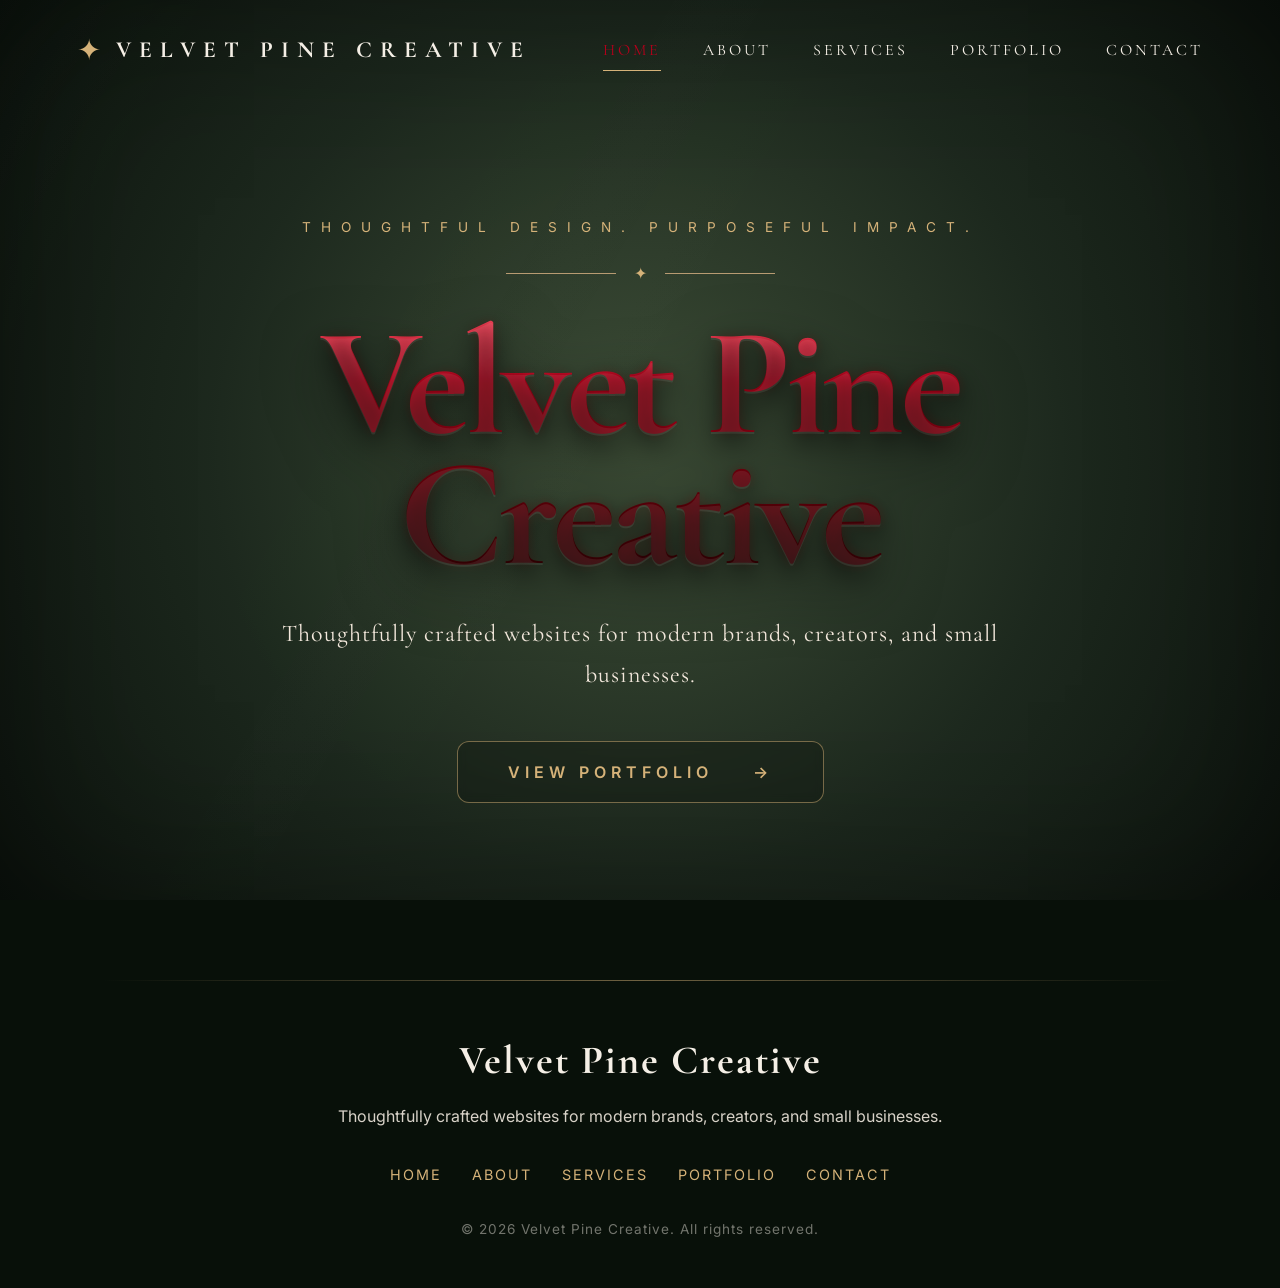
<file: index.html>
<!DOCTYPE html>
<html lang="en">
<head>
  <meta charset="UTF-8" />
  <meta name="viewport" content="width=device-width, initial-scale=1.0" />

  <title>Velvet Pine Creative</title>

  <link rel="stylesheet" href="style.css" />
</head>

<body>

  <header class="hero">

    <nav aria-label="Main navigation">

  <div class="brand">
    <span class="pine-icon">✦</span>
    <h2>VELVET PINE CREATIVE</h2>
  </div>

  <button 
    class="menu-toggle" 
    aria-label="Open navigation menu"
    aria-expanded="false"
  >
    ☰
  </button>

  <ul class="nav-links">
    <li><a class="active" href="index.html">Home</a></li>
    <li><a href="about.html">About</a></li>
    <li><a href="services.html">Services</a></li>
    <li><a href="portfolio.html">Portfolio</a></li>
    <li><a href="contact.html">Contact</a></li>
  </ul>

</nav>

    <section class="hero-content">

      <p class="tagline">
        THOUGHTFUL DESIGN. PURPOSEFUL IMPACT.
      </p>

      <div class="divider">
        <span></span>
        <p>✦</p>
        <span></span>
      </div>

      <h1 class="velvet-text">
        Velvet Pine<br>Creative
      </h1>

      <p class="subtitle">
        Thoughtfully crafted websites for modern brands,
        creators, and small businesses.
      </p>

      <a href="portfolio.html" class="btn">
        VIEW PORTFOLIO <span>→</span>
      </a>

    </section>

  </header>

  <footer class="site-footer">

  <div class="footer-line"></div>

  <div class="footer-content">

    <h3>Velvet Pine Creative</h3>

    <p>
      Thoughtfully crafted websites for modern brands,
      creators, and small businesses.
    </p>

    <div class="footer-links">
      <a href="index.html">Home</a>
      <a href="about.html">About</a>
      <a href="services.html">Services</a>
      <a href="portfolio.html">Portfolio</a>
      <a href="contact.html">Contact</a>
    </div>

    <span class="footer-copy">
      © 2026 Velvet Pine Creative. All rights reserved.
    </span>

  </div>

</footer>
</body>
</html>
</file>
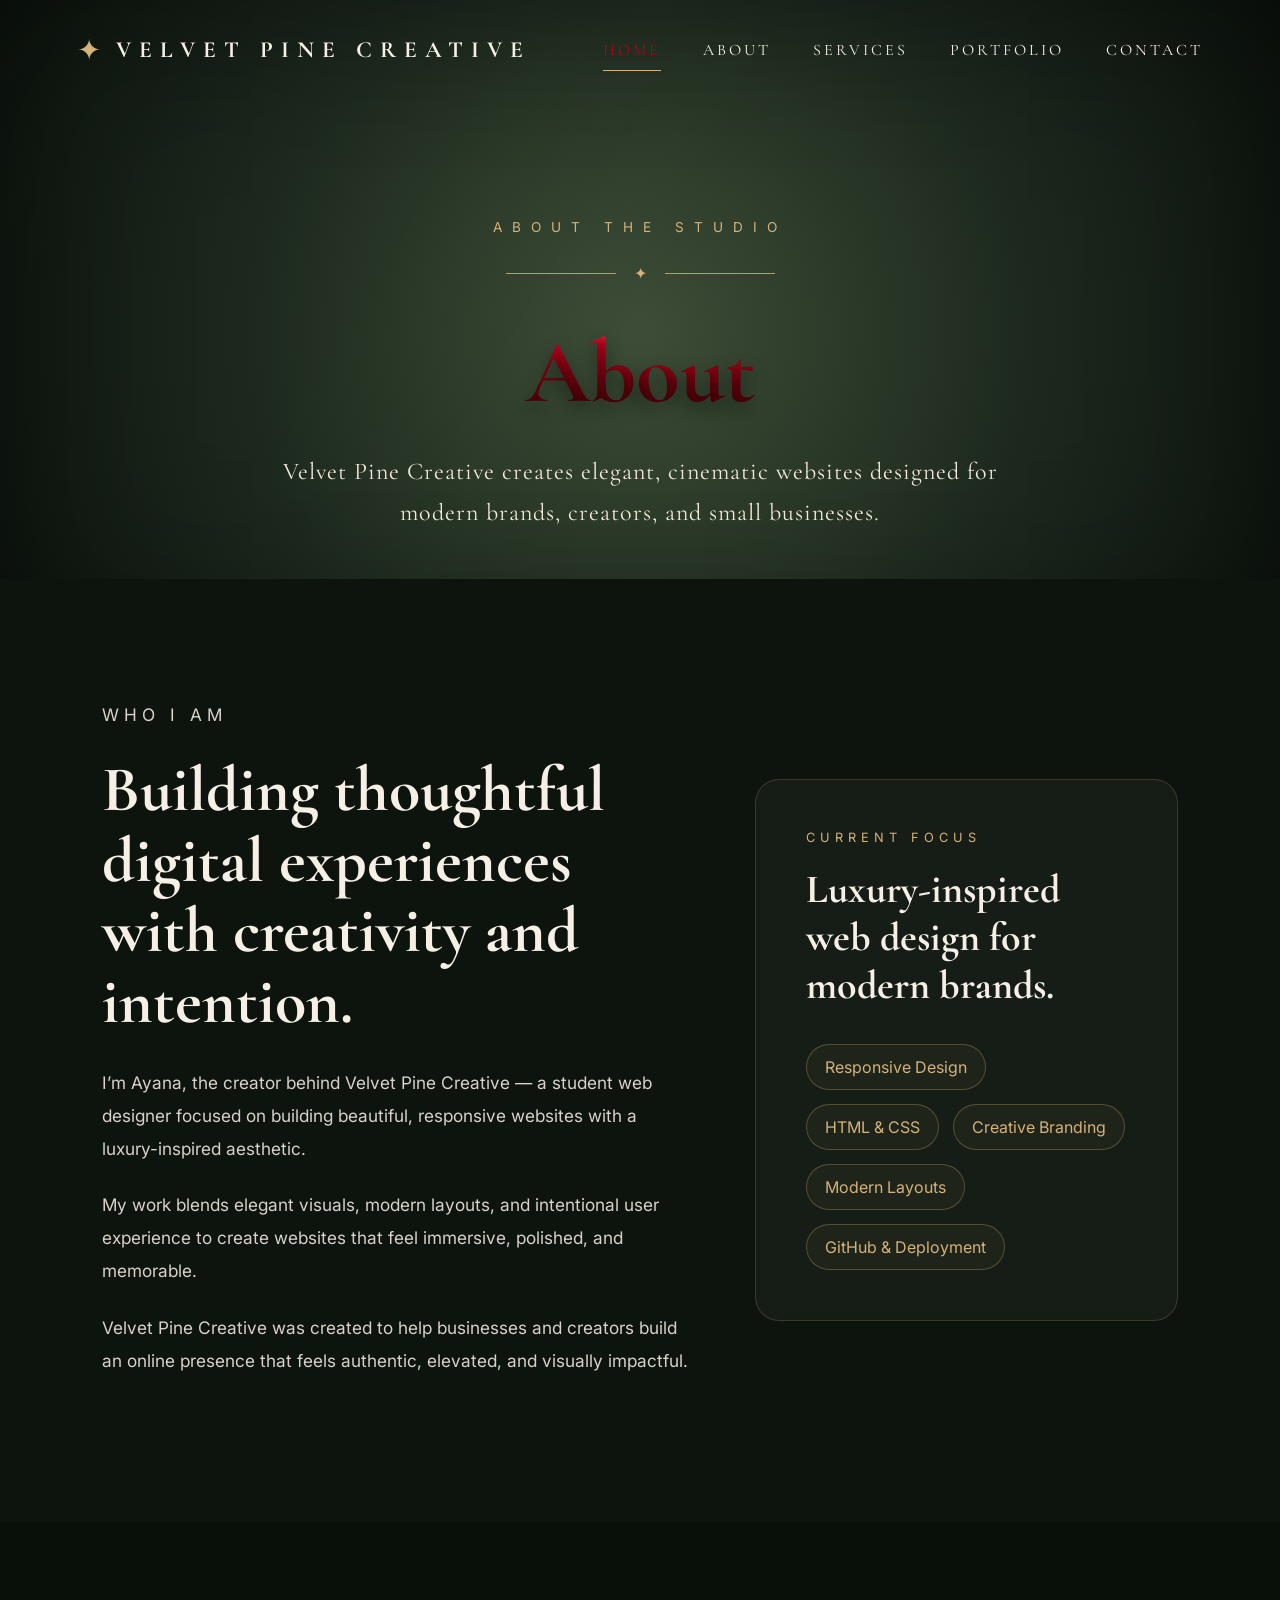
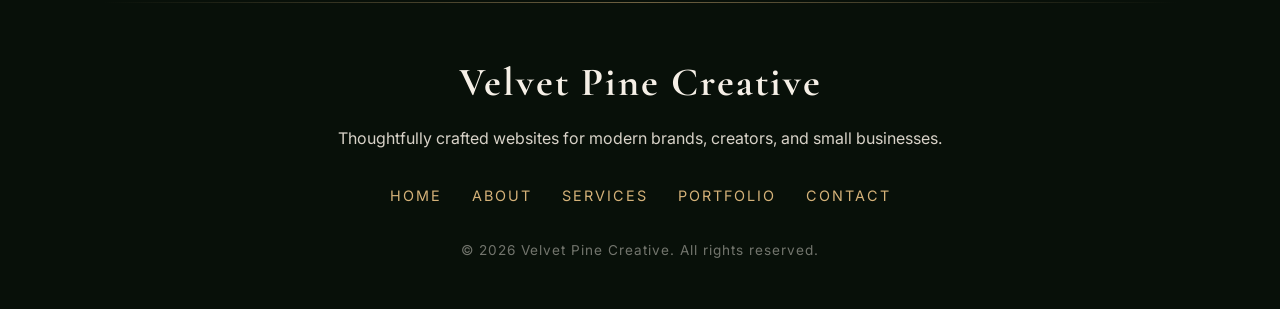
<file: about.html>
<!DOCTYPE html>
<html lang="en">
<head>
  <meta charset="UTF-8" />
  <meta name="viewport" content="width=device-width, initial-scale=1.0" />

  <title>About | Velvet Pine Creative</title>

  <link rel="stylesheet" href="style.css" />
</head>

<body>

  <header class="hero about-page-header">

<nav aria-label="Main navigation">

  <div class="brand">
    <span class="pine-icon">✦</span>
    <h2>VELVET PINE CREATIVE</h2>
  </div>

  <button 
    class="menu-toggle" 
    aria-label="Open navigation menu"
    aria-expanded="false"
  >
    ☰
  </button>

  <ul class="nav-links">
    <li><a class="active" href="index.html">Home</a></li>
    <li><a href="about.html">About</a></li>
    <li><a href="services.html">Services</a></li>
    <li><a href="portfolio.html">Portfolio</a></li>
    <li><a href="contact.html">Contact</a></li>
  </ul>

</nav>
    </nav>

    <section class="hero-content">

      <p class="tagline">ABOUT THE STUDIO</p>

      <div class="divider">
        <span></span>
        <p>✦</p>
        <span></span>
      </div>

      <h1 class="page-title">About</h1>

      <p class="subtitle">
        Velvet Pine Creative creates elegant, cinematic websites
        designed for modern brands, creators, and small businesses.
      </p>

    </section>

  </header>

  <main class="about-page">

    <section class="about-grid">

      <div class="about-text">

        <p class="section-label">WHO I AM</p>

        <h2>
          Building thoughtful digital experiences with creativity and intention.
        </h2>

        <p>
          I’m Ayana, the creator behind Velvet Pine Creative — a student web designer
          focused on building beautiful, responsive websites with a luxury-inspired aesthetic.
        </p>

        <p>
          My work blends elegant visuals, modern layouts, and intentional user experience
          to create websites that feel immersive, polished, and memorable.
        </p>

        <p>
          Velvet Pine Creative was created to help businesses and creators build an online
          presence that feels authentic, elevated, and visually impactful.
        </p>

      </div>

      <div class="about-card">

        <p class="card-label">CURRENT FOCUS</p>

        <h3>
          Luxury-inspired web design for modern brands.
        </h3>

        <div class="skill-list">
          <span>Responsive Design</span>
          <span>HTML & CSS</span>
          <span>Creative Branding</span>
          <span>Modern Layouts</span>
          <span>GitHub & Deployment</span>
        </div>

      </div>

    </section>

  </main>

  <footer class="site-footer">

  <div class="footer-line"></div>

  <div class="footer-content">

    <h3>Velvet Pine Creative</h3>

    <p>
      Thoughtfully crafted websites for modern brands,
      creators, and small businesses.
    </p>

    <div class="footer-links">
      <a href="index.html">Home</a>
      <a href="about.html">About</a>
      <a href="services.html">Services</a>
      <a href="portfolio.html">Portfolio</a>
      <a href="contact.html">Contact</a>
    </div>

    <span class="footer-copy">
      © 2026 Velvet Pine Creative. All rights reserved.
    </span>

  </div>

</footer>
</body>
</html>
</file>
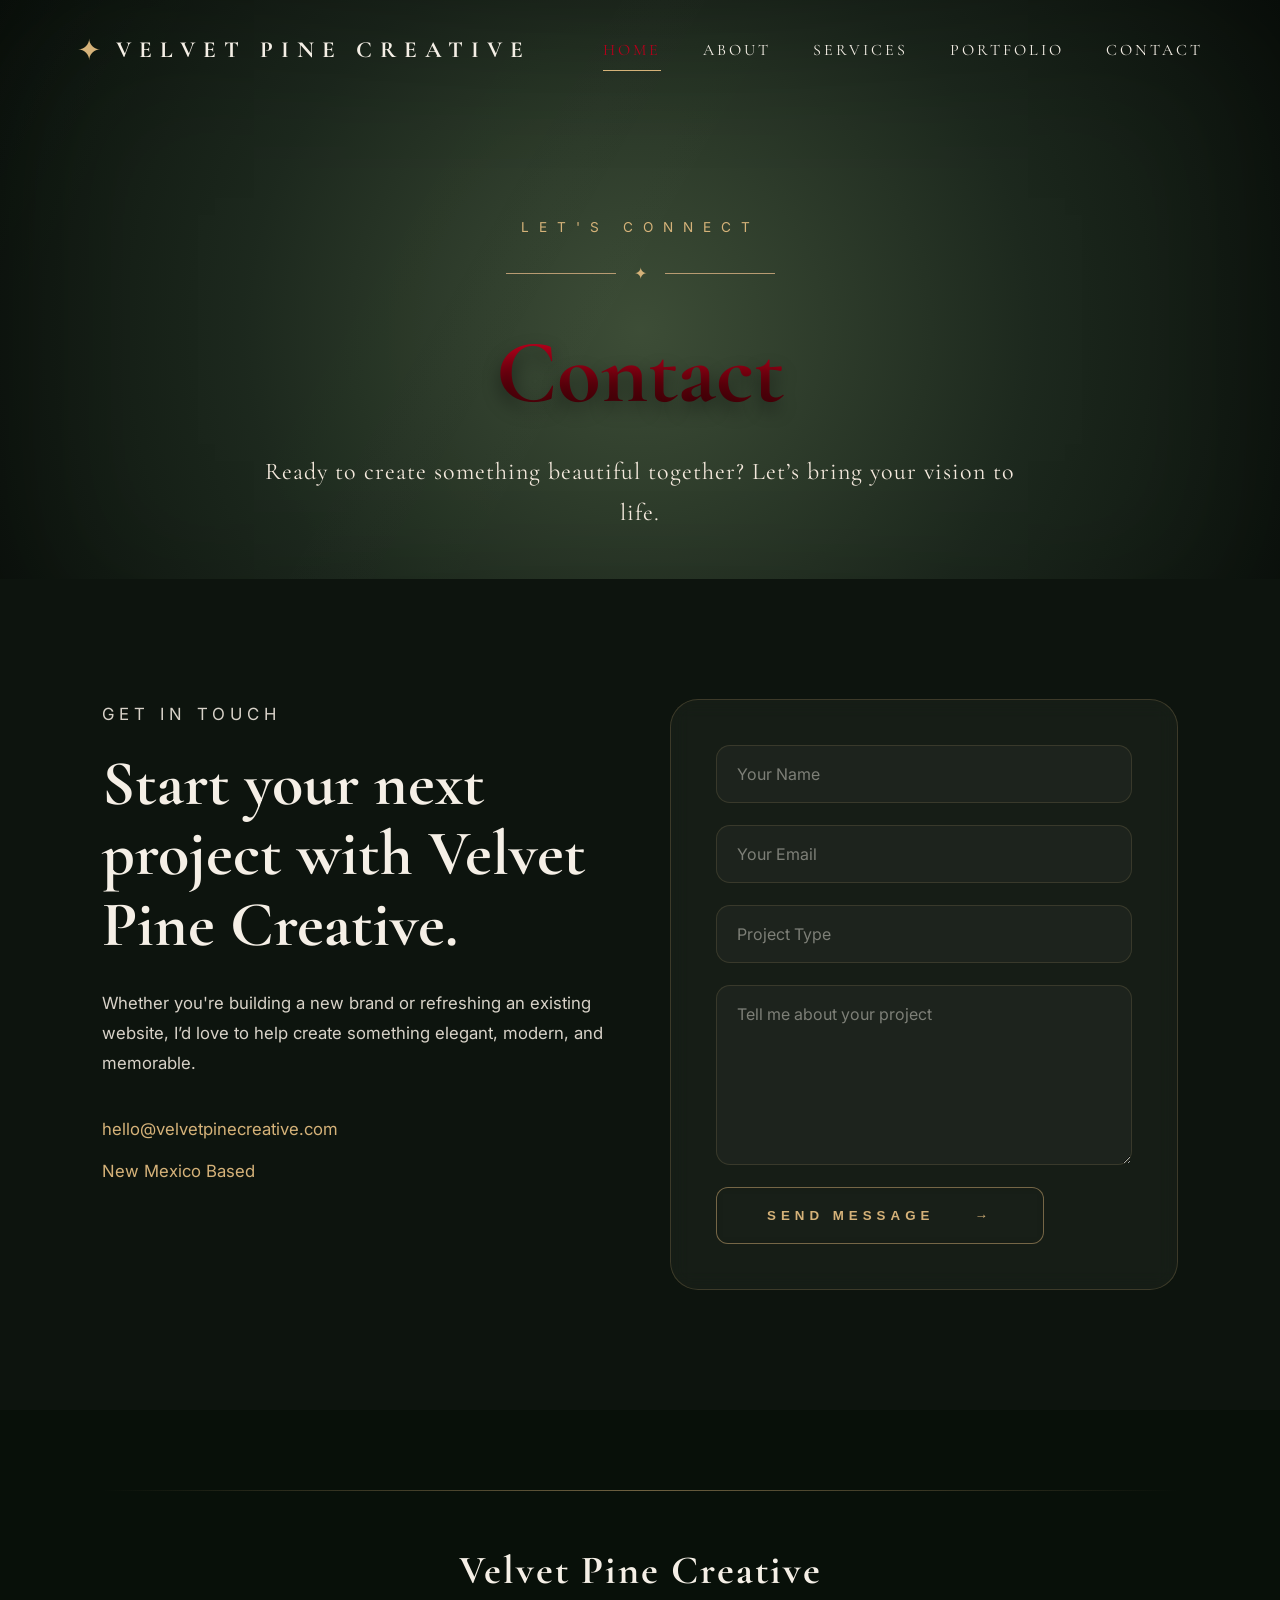
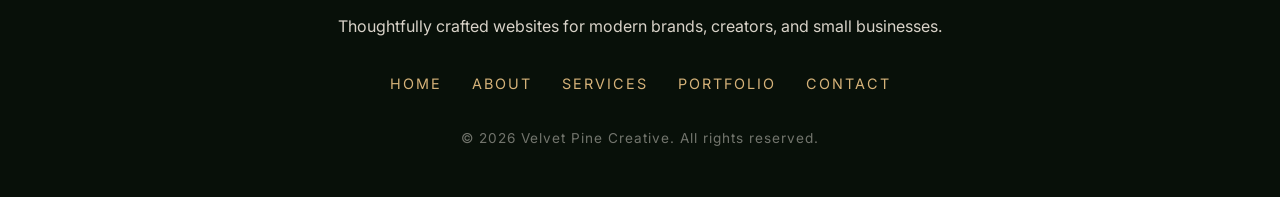
<file: contact.html>
<!DOCTYPE html>
<html lang="en">
<head>
  <meta charset="UTF-8" />
  <meta name="viewport" content="width=device-width, initial-scale=1.0" />

  <title>Contact | Velvet Pine Creative</title>

  <link rel="stylesheet" href="style.css" />
</head>

<body>

  <header class="hero contact-page-header">

    <nav aria-label="Main navigation">

  <div class="brand">
    <span class="pine-icon">✦</span>
    <h2>VELVET PINE CREATIVE</h2>
  </div>

  <button 
    class="menu-toggle" 
    aria-label="Open navigation menu"
    aria-expanded="false"
  >
    ☰
  </button>

  <ul class="nav-links">
    <li><a class="active" href="index.html">Home</a></li>
    <li><a href="about.html">About</a></li>
    <li><a href="services.html">Services</a></li>
    <li><a href="portfolio.html">Portfolio</a></li>
    <li><a href="contact.html">Contact</a></li>
  </ul>

</nav>

    <section class="hero-content">

      <p class="tagline">LET'S CONNECT</p>

      <div class="divider">
        <span></span>
        <p>✦</p>
        <span></span>
      </div>

      <h1 class="page-title">Contact</h1>

      <p class="subtitle">
        Ready to create something beautiful together?
        Let’s bring your vision to life.
      </p>

    </section>

  </header>

  <main class="contact-page">

    <section class="contact-container">

      <div class="contact-info">

        <p class="section-label">GET IN TOUCH</p>

        <h2>
          Start your next project with Velvet Pine Creative.
        </h2>

        <p>
          Whether you're building a new brand or refreshing an existing website,
          I’d love to help create something elegant, modern, and memorable.
        </p>

        <div class="contact-details">
          <p>hello@velvetpinecreative.com</p>
          <p>New Mexico Based</p>
        </div>

      </div>

      <form 
        class="contact-form" 
        action="https://formspree.io/f/xpqnjoak" 
        method="POST"
      >

        <input 
          type="text" 
          name="name" 
          placeholder="Your Name" 
          required
        >

        <input 
          type="email" 
          name="email" 
          placeholder="Your Email" 
          required
        >

        <input 
          type="text" 
          name="project" 
          placeholder="Project Type"
        >

        <textarea 
          name="message" 
          placeholder="Tell me about your project"
        ></textarea>

        <button type="submit" class="btn">
          SEND MESSAGE <span>→</span>
        </button>

      </form>

    </section>

  </main>

  <footer class="site-footer">

  <div class="footer-line"></div>

  <div class="footer-content">

    <h3>Velvet Pine Creative</h3>

    <p>
      Thoughtfully crafted websites for modern brands,
      creators, and small businesses.
    </p>

    <div class="footer-links">
      <a href="index.html">Home</a>
      <a href="about.html">About</a>
      <a href="services.html">Services</a>
      <a href="portfolio.html">Portfolio</a>
      <a href="contact.html">Contact</a>
    </div>

    <span class="footer-copy">
      © 2026 Velvet Pine Creative. All rights reserved.
    </span>

  </div>

</footer>

</body>
</html>
</file>
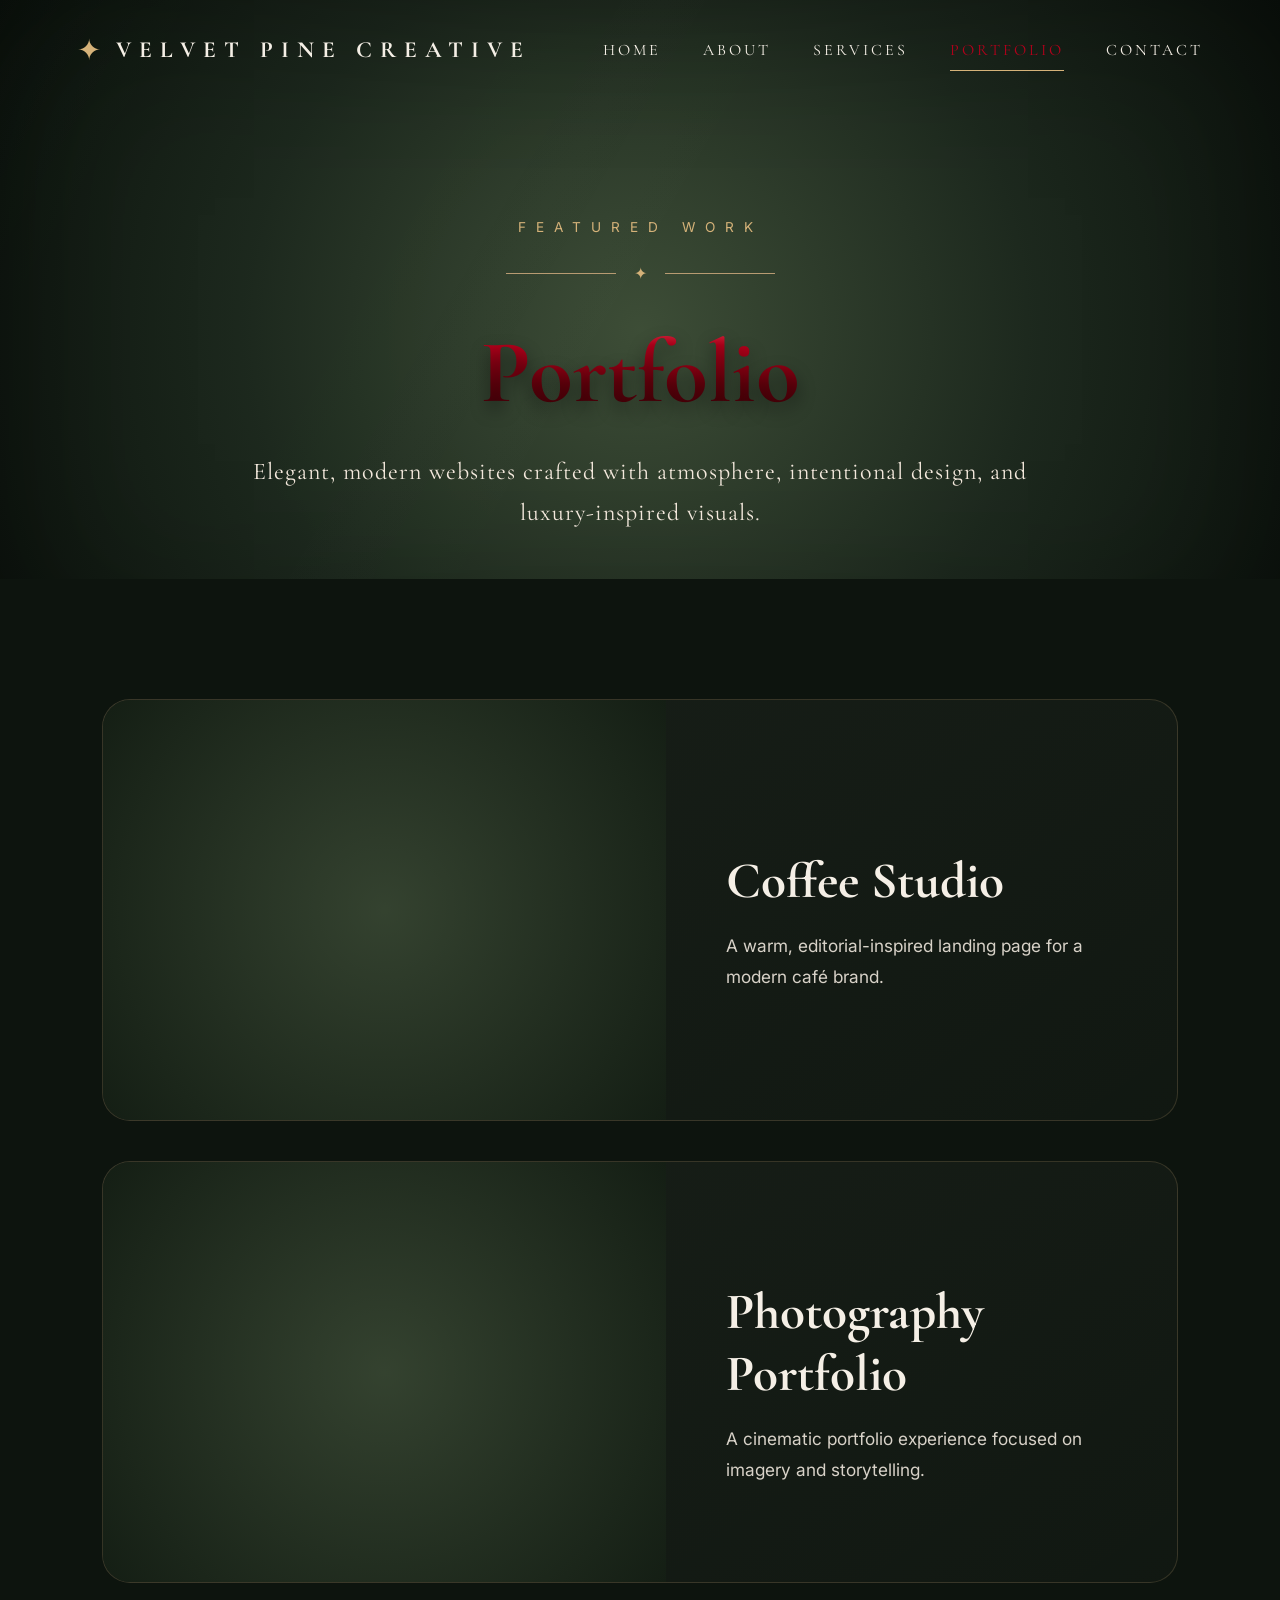
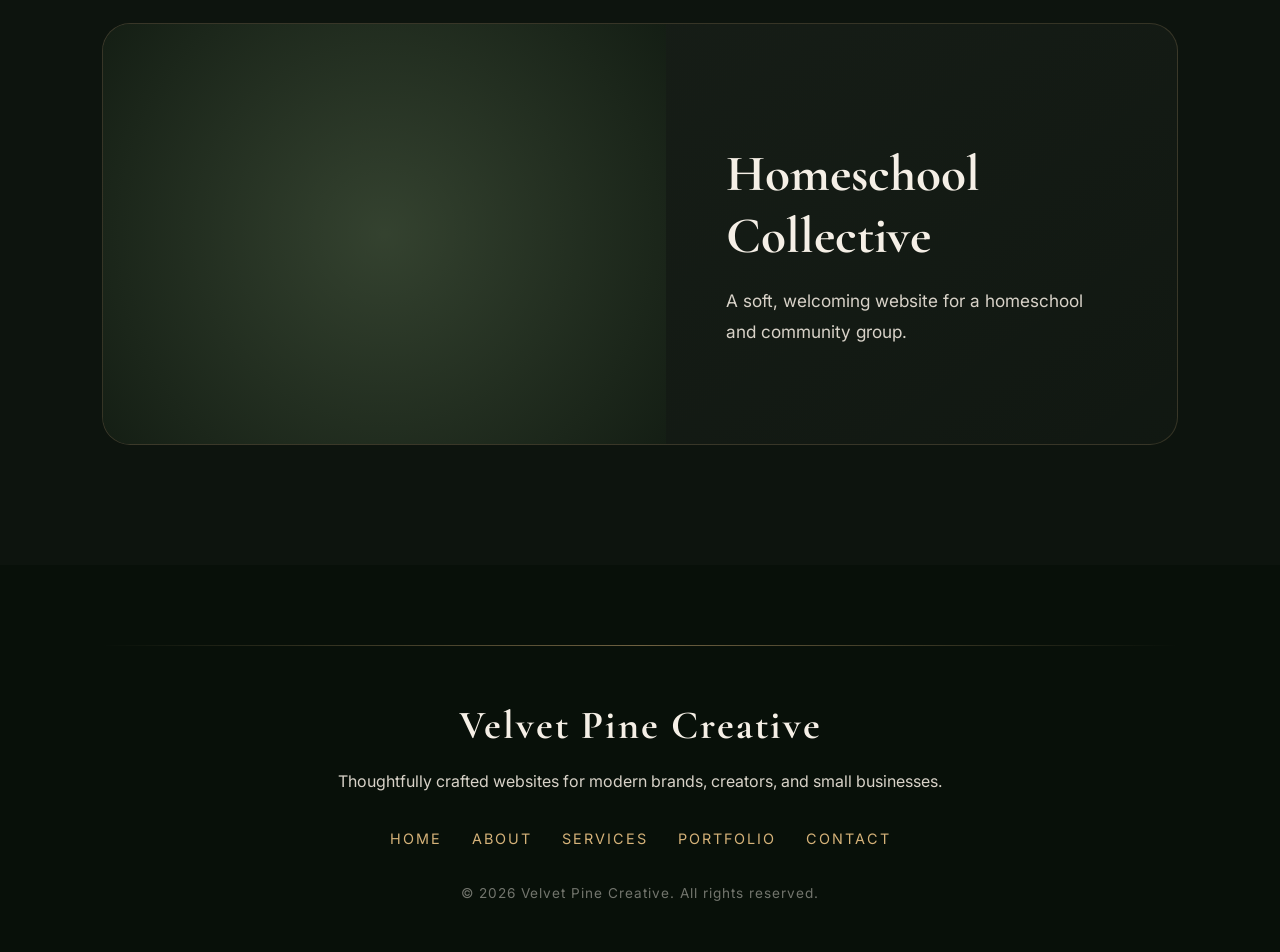
<file: portfolio.html>
<!DOCTYPE html>
<html lang="en">
<head>
  <meta charset="UTF-8" />
  <meta name="viewport" content="width=device-width, initial-scale=1.0" />

  <title>Portfolio | Velvet Pine Creative</title>

  <link rel="stylesheet" href="style.css" />
</head>

<body>

  <header class="hero portfolio-page-header">

    <nav>
      <div class="brand">
        <span class="pine-icon">✦</span>
        <h2>VELVET PINE CREATIVE</h2>
      </div>

      <ul class="nav-links">
        <li><a href="index.html">Home</a></li>
        <li><a href="about.html">About</a></li>
        <li><a href="services.html">Services</a></li>
        <li><a class="active" href="portfolio.html">Portfolio</a></li>
        <li><a href="contact.html">Contact</a></li>
      </ul>
    </nav>

    <section class="hero-content">

      <p class="tagline">FEATURED WORK</p>

      <div class="divider">
        <span></span>
        <p>✦</p>
        <span></span>
      </div>

      <h1 class="page-title">Portfolio</h1>

      <p class="subtitle">
        Elegant, modern websites crafted with atmosphere,
        intentional design, and luxury-inspired visuals.
      </p>

    </section>

  </header>

  <main class="portfolio-page">

    <section class="portfolio-grid">

      <div class="portfolio-item">
        <div class="portfolio-image"></div>

        <div class="portfolio-content">
          <span></span>

          <h2>Coffee Studio</h2>

          <p>
            A warm, editorial-inspired landing page for a modern café brand.
          </p>
        </div>
      </div>

      <div class="portfolio-item">
        <div class="portfolio-image"></div>

        <div class="portfolio-content">
          <span></span>

          <h2>Photography Portfolio</h2>

          <p>
            A cinematic portfolio experience focused on imagery and storytelling.
          </p>
        </div>
      </div>

      <div class="portfolio-item">
        <div class="portfolio-image"></div>

        <div class="portfolio-content">
          <span></span>

          <h2>Homeschool Collective</h2>

          <p>
            A soft, welcoming website for a homeschool and community group.
          </p>
        </div>
      </div>

    </section>

  </main>

  <footer class="site-footer">

  <div class="footer-line"></div>

  <div class="footer-content">

    <h3>Velvet Pine Creative</h3>

    <p>
      Thoughtfully crafted websites for modern brands,
      creators, and small businesses.
    </p>

    <div class="footer-links">
      <a href="index.html">Home</a>
      <a href="about.html">About</a>
      <a href="services.html">Services</a>
      <a href="portfolio.html">Portfolio</a>
      <a href="contact.html">Contact</a>
    </div>

    <span class="footer-copy">
      © 2026 Velvet Pine Creative. All rights reserved.
    </span>

  </div>

</footer>

</body>
</html>
</file>
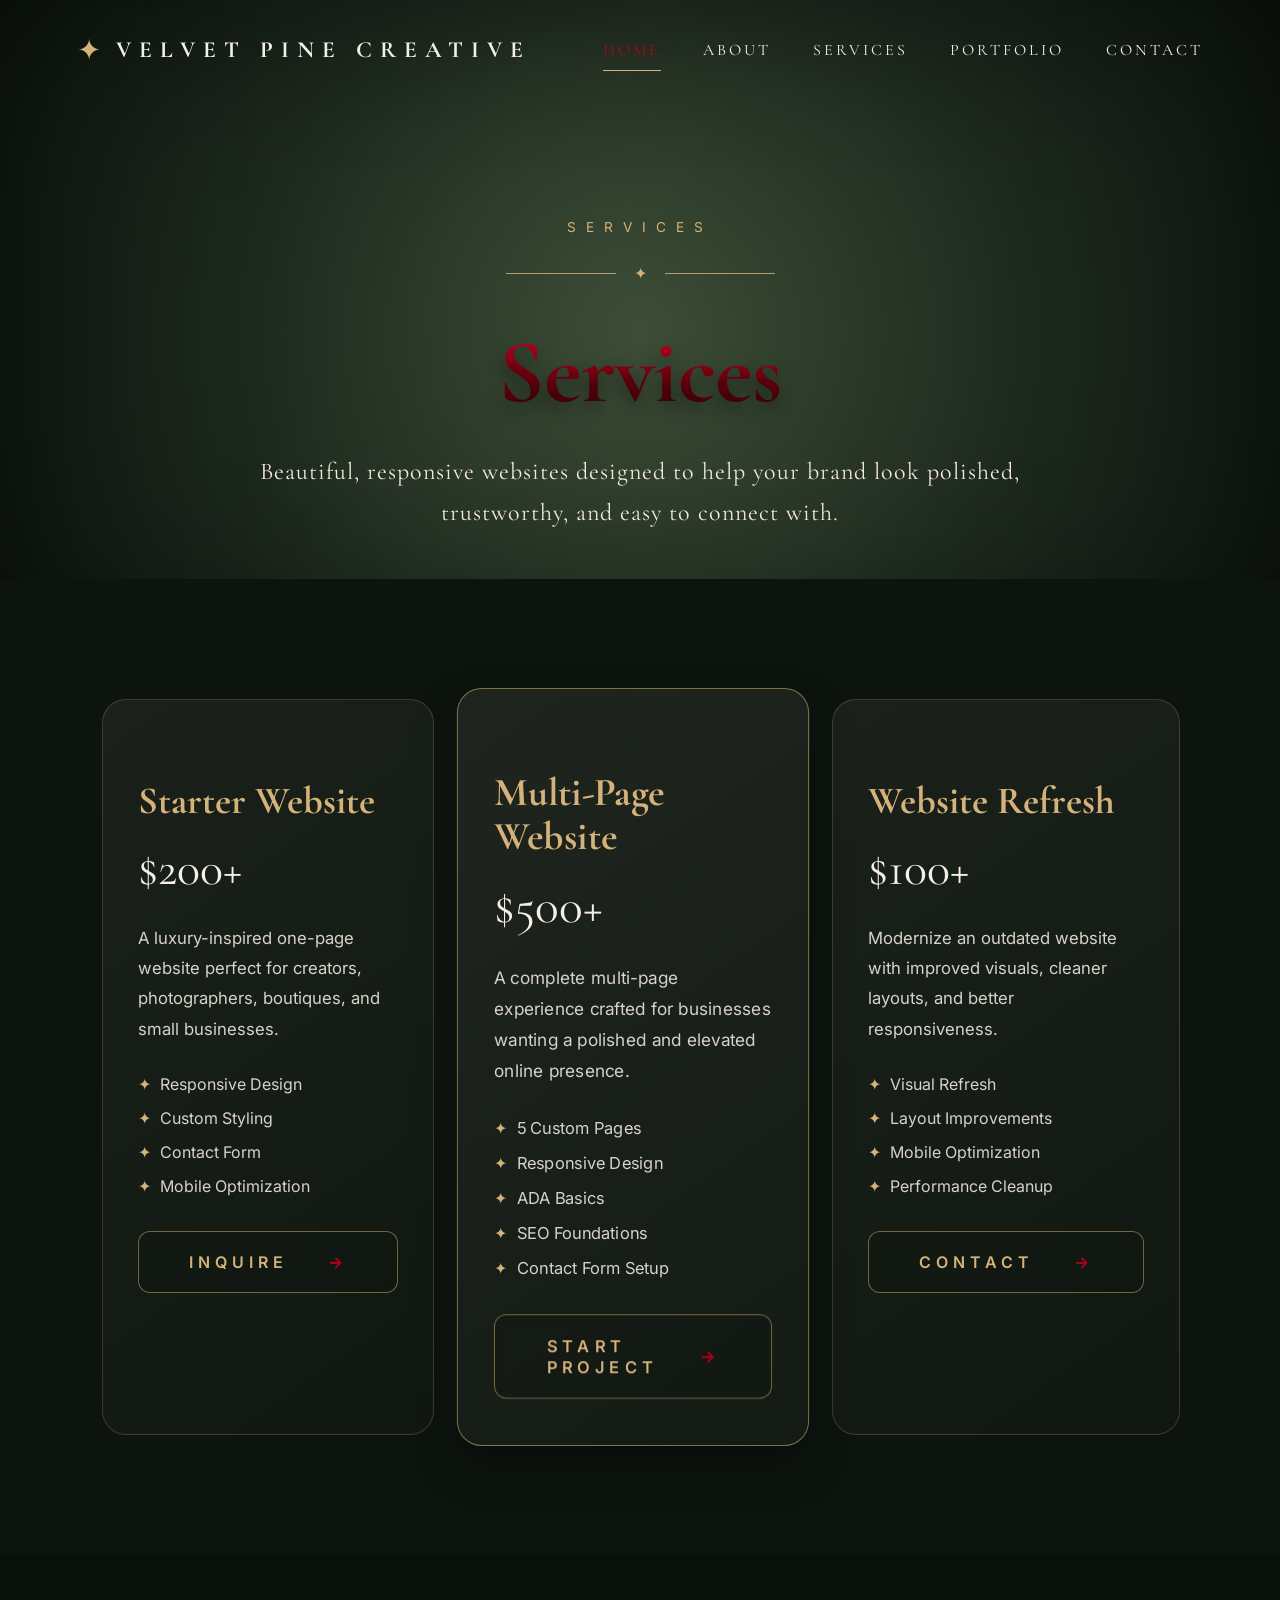
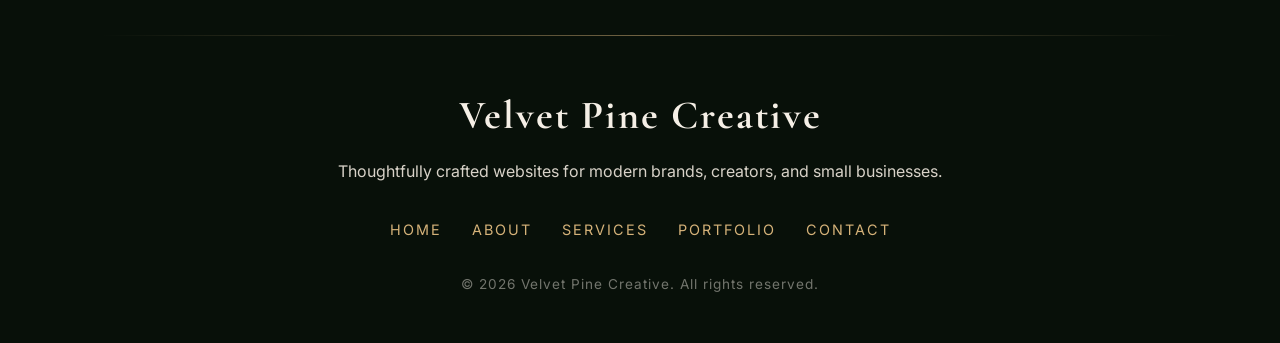
<file: services.html>
<!DOCTYPE html>
<html lang="en">
<head>
  <meta charset="UTF-8" />
  <meta name="viewport" content="width=device-width, initial-scale=1.0" />

  <title>Services | Velvet Pine Creative</title>

  <link rel="stylesheet" href="style.css" />
</head>

<body>

  <header class="hero services-page-header">

   <nav aria-label="Main navigation">

  <div class="brand">
    <span class="pine-icon">✦</span>
    <h2>VELVET PINE CREATIVE</h2>
  </div>

  <button 
    class="menu-toggle" 
    aria-label="Open navigation menu"
    aria-expanded="false"
  >
    ☰
  </button>

  <ul class="nav-links">
    <li><a class="active" href="index.html">Home</a></li>
    <li><a href="about.html">About</a></li>
    <li><a href="services.html">Services</a></li>
    <li><a href="portfolio.html">Portfolio</a></li>
    <li><a href="contact.html">Contact</a></li>
  </ul>

</nav>

    <section class="hero-content">
      <p class="tagline">SERVICES</p>

      <div class="divider">
        <span></span>
        <p>✦</p>
        <span></span>
      </div>

      <h1 class="page-title">Services</h1>

      <p class="subtitle">
        Beautiful, responsive websites designed to help your brand look polished,
        trustworthy, and easy to connect with.
      </p>
    </section>

  </header>

  <main class="services-page">

    <section class="services-grid">

  <div class="service-card">

    <span></span>

    <h2>Starter Website</h2>

    <div class="price">
      $200+
    </div>

    <p>
      A luxury-inspired one-page website perfect for creators,
      photographers, boutiques, and small businesses.
    </p>

    <ul class="service-features">
      <li>Responsive Design</li>
      <li>Custom Styling</li>
      <li>Contact Form</li>
      <li>Mobile Optimization</li>
    </ul>

    <a href="contact.html" class="btn">
      INQUIRE <span>→</span>
    </a>

  </div>

  <div class="service-card featured-card">

    <span></span>

    <h2>Multi-Page Website</h2>

    <div class="price">
      $500+
    </div>

    <p>
      A complete multi-page experience crafted for businesses
      wanting a polished and elevated online presence.
    </p>

    <ul class="service-features">
      <li>5 Custom Pages</li>
      <li>Responsive Design</li>
      <li>ADA Basics</li>
      <li>SEO Foundations</li>
      <li>Contact Form Setup</li>
    </ul>

    <a href="contact.html" class="btn">
      START PROJECT <span>→</span>
    </a>

  </div>

  <div class="service-card">

    <span></span>

    <h2>Website Refresh</h2>

    <div class="price">
      $100+
    </div>

    <p>
      Modernize an outdated website with improved visuals,
      cleaner layouts, and better responsiveness.
    </p>

    <ul class="service-features">
      <li>Visual Refresh</li>
      <li>Layout Improvements</li>
      <li>Mobile Optimization</li>
      <li>Performance Cleanup</li>
    </ul>

    <a href="contact.html" class="btn">
      CONTACT <span>→</span>
    </a>

  </div>

</section>

  </main>

  <footer class="site-footer">

  <div class="footer-line"></div>

  <div class="footer-content">

    <h3>Velvet Pine Creative</h3>

    <p>
      Thoughtfully crafted websites for modern brands,
      creators, and small businesses.
    </p>

    <div class="footer-links">
      <a href="index.html">Home</a>
      <a href="about.html">About</a>
      <a href="services.html">Services</a>
      <a href="portfolio.html">Portfolio</a>
      <a href="contact.html">Contact</a>
    </div>

    <span class="footer-copy">
      © 2026 Velvet Pine Creative. All rights reserved.
    </span>

  </div>

</footer>
</body>
</html>
</file>
<file: style.css>
@import url('https://fonts.googleapis.com/css2?family=Cormorant+Garamond:wght@500;600;700&family=Inter:wght@300;400;600&display=swap');

* {
  margin: 0;
  padding: 0;
  box-sizing: border-box;
}

html {
  scroll-behavior: smooth;
}

body {
  background: #0d140e;
  color: #f5efe6;
  font-family: 'Inter', sans-serif;
}

/* HERO */

.hero {
  min-height: 100vh;
  position: relative;
  overflow: hidden;

  background:
    radial-gradient(circle at center,
    rgba(65, 82, 58, 0.92),
    rgba(29, 41, 30, 0.96) 55%,
    #0d140e 100%);

  box-shadow: inset 0 0 180px rgba(0,0,0,0.45);
}

.hero::before {
  content: "";
  position: absolute;
  inset: 0;

  background:
    linear-gradient(
      120deg,
      rgba(255,255,255,0.03),
      transparent 20%,
      rgba(255,255,255,0.015) 40%,
      transparent 60%
    );

  mix-blend-mode: soft-light;
  opacity: 0.7;
  pointer-events: none;
}

/* NAVIGATION */

nav {
  position: relative;
  z-index: 10;

  display: flex;
  justify-content: space-between;
  align-items: center;

  padding: 32px 6%;
}

.brand {
  display: flex;
  align-items: center;
  gap: 15px;
}

.pine-icon {
  color: #d5b279;
  font-size: 1.8rem;
}

.brand h2 {
  font-family: 'Cormorant Garamond', serif;
  font-size: 1.45rem;
  letter-spacing: 8px;
  color: #f5efe6;
  font-weight: 700;
}

.nav-links {
  display: flex;
  gap: 42px;
  list-style: none;
}

.nav-links a {
  color: #f5efe6;
  text-decoration: none;

  font-family: 'Cormorant Garamond', serif;

  text-transform: uppercase;
  letter-spacing: 3px;
  font-size: 1rem;

  transition: 0.3s ease;
}

.nav-links a.active,
.nav-links a:hover {
  color: #b3001b;
  border-bottom: 1px solid #d5b279;
  padding-bottom: 10px;
}

/* HERO CONTENT */

.hero-content {
  position: relative;
  z-index: 5;

  text-align: center;

  padding: 120px 20px 80px;
}

.tagline {
  color: #d5b279;
  letter-spacing: 10px;
  font-size: 0.85rem;
  margin-bottom: 28px;
}

.divider {
  display: flex;
  align-items: center;
  justify-content: center;

  gap: 18px;

  margin-bottom: 35px;

  color: #d5b279;
}

.divider span {
  width: 110px;
  height: 1px;
  background-color: #b89b72;
}

/* HOME TITLE */

.velvet-text {
  font-family: 'Cormorant Garamond', serif;

  font-size: clamp(5rem, 12vw, 11rem);

  line-height: 0.85;
  font-weight: 700;

  background:
    linear-gradient(
      180deg,
      #ff4a5f 0%,
      #b3001b 25%,
      #69000d 60%,
      #2a0004 100%
    );

  -webkit-background-clip: text;
  -webkit-text-fill-color: transparent;

  text-shadow:
    0 2px 0 rgba(255,255,255,0.08),
    0 10px 25px rgba(0,0,0,0.55),
    0 0 12px rgba(120,0,10,0.25);

  filter: drop-shadow(0 18px 30px rgba(0,0,0,0.5));

  letter-spacing: -4px;

  margin-bottom: 35px;
}

/* INNER PAGE TITLES */

.page-title {
  font-family: 'Cormorant Garamond', serif;

  font-size: clamp(3.5rem, 7vw, 6rem);

  font-weight: 700;

  background:
    linear-gradient(
      180deg,
      #ff4a5f 0%,
      #b3001b 25%,
      #69000d 60%,
      #2a0004 100%
    );

  -webkit-background-clip: text;
  -webkit-text-fill-color: transparent;

  text-shadow:
    0 8px 18px rgba(0,0,0,0.45);

  margin-bottom: 25px;
}

.subtitle {
  font-family: 'Cormorant Garamond', serif;

  font-size: 1.5rem;

  line-height: 1.7;

  letter-spacing: 1px;

  color: #f3e8dc;

  max-width: 780px;

  margin: 0 auto 45px;

  text-align: center;
}

/* BUTTON */

.btn {
  display: inline-flex;
  gap: 40px;
  align-items: center;

  padding: 20px 50px;

  border: 1px solid rgba(213,178,121,0.5);

  border-radius: 12px;

  color: #d5b279;
  text-decoration: none;

  letter-spacing: 5px;
  font-weight: 600;

  background: rgba(15, 20, 15, 0.35);

  backdrop-filter: blur(4px);

  transition: all 0.3s ease;
}

.btn:hover {
  background: rgba(213,178,121,0.08);

  transform: translateY(-2px);

  border-color: #d5b279;
}

/* INNER PAGE HERO */

.about-page-header,
.services-page-header,
.portfolio-page-header,
.contact-page-header {
  min-height: 70vh;
}

/* ABOUT PAGE */

.about-page {
  background: #0d140e;

  padding: 120px 8%;

  margin-top: -80px;

  position: relative;
  z-index: 10;
}

.about-grid {
  display: grid;
  grid-template-columns: 1.4fr 1fr;

  gap: 60px;

  align-items: center;
}

.section-label,
.card-label {
  color: #d5b279;

  letter-spacing: 5px;

  margin-bottom: 20px;

  font-size: 0.8rem;
}

.about-text h2 {
  font-family: 'Cormorant Garamond', serif;

  font-size: clamp(2.8rem, 5vw, 5rem);

  line-height: 1.1;

  margin-bottom: 30px;

  color: #f5efe6;
}

.about-text p {
  color: #d8d2c8;

  line-height: 1.9;

  margin-bottom: 24px;

  font-size: 1.08rem;
}

.about-card {
  border: 1px solid rgba(213,178,121,0.2);

  background: rgba(245,239,230,0.04);

  padding: 50px;

  border-radius: 24px;

  backdrop-filter: blur(10px);
}

.about-card h3 {
  font-family: 'Cormorant Garamond', serif;

  font-size: 2.5rem;

  color: #f5efe6;

  margin-bottom: 35px;

  line-height: 1.2;
}

.skill-list {
  display: flex;
  flex-wrap: wrap;

  gap: 14px;
}

.skill-list span {
  border: 1px solid rgba(213,178,121,0.3);

  padding: 12px 18px;

  border-radius: 50px;

  color: #d5b279;

  background: rgba(213,178,121,0.05);
}

/* SERVICES PAGE */

.services-page {
  background: #0d140e;

  padding: 120px 8%;

  margin-top: -80px;

  position: relative;
  z-index: 10;
}

.services-grid {
  display: grid;
  grid-template-columns: repeat(3, 1fr);

  gap: 28px;
}

.service-card {
  min-height: 360px;

  border: 1px solid rgba(213,178,121,0.22);

  background:
    linear-gradient(
      145deg,
      rgba(245,239,230,0.06),
      rgba(245,239,230,0.02)
    );

  padding: 45px 35px;

  border-radius: 24px;

  transition: 0.3s ease;
}

.service-card:hover {
  transform: translateY(-8px);

  border-color: rgba(213,178,121,0.65);
}

.service-card span {
  color: #b3001b;

  font-weight: 700;

  letter-spacing: 4px;
}

.service-card h2 {
  font-family: 'Cormorant Garamond', serif;

  font-size: 2.4rem;

  color: #d5b279;

  margin: 35px 0 18px;

  line-height: 1.1;
}

.service-card p {
  color: #d8d2c8;

  line-height: 1.8;

  font-size: 1.05rem;
}

/* PORTFOLIO PAGE */

.portfolio-page {
  background: #0d140e;

  padding: 120px 8%;

  margin-top: -80px;

  position: relative;
  z-index: 10;
}

.portfolio-grid {
  display: grid;

  gap: 40px;
}

.portfolio-item {
  display: grid;
  grid-template-columns: 1.1fr 1fr;

  border: 1px solid rgba(213,178,121,0.18);

  border-radius: 28px;

  overflow: hidden;

  background:
    linear-gradient(
      145deg,
      rgba(245,239,230,0.05),
      rgba(245,239,230,0.02)
    );

  transition: 0.3s ease;
}

.portfolio-item:hover {
  transform: translateY(-6px);

  border-color: rgba(213,178,121,0.5);
}

.portfolio-image {
  min-height: 420px;

  background:
    radial-gradient(circle at center,
    rgba(65,82,58,0.7),
    rgba(20,30,20,1));

  position: relative;
}

.portfolio-content {
  padding: 60px;

  display: flex;
  flex-direction: column;
  justify-content: center;
}

.portfolio-content span {
  color: #b3001b;

  letter-spacing: 5px;

  font-weight: 700;

  margin-bottom: 22px;
}

.portfolio-content h2 {
  font-family: 'Cormorant Garamond', serif;

  font-size: 3.2rem;

  color: #f5efe6;

  margin-bottom: 18px;
}

.portfolio-content p {
  color: #d8d2c8;

  line-height: 1.8;

  font-size: 1.08rem;

  max-width: 500px;
}

/* CONTACT PAGE */

.contact-page {
  background: #0d140e;

  padding: 120px 8%;

  margin-top: -80px;

  position: relative;
  z-index: 10;
}

.contact-container {
  display: grid;
  grid-template-columns: 1fr 1fr;

  gap: 60px;

  align-items: start;
}

.contact-info h2 {
  font-family: 'Cormorant Garamond', serif;

  font-size: clamp(3rem, 5vw, 5rem);

  line-height: 1.1;

  margin-bottom: 28px;

  color: #f5efe6;
}

.contact-info p {
  color: #d8d2c8;

  line-height: 1.8;

  font-size: 1.05rem;
}

.contact-details {
  margin-top: 35px;
}

.contact-details p {
  margin-bottom: 12px;

  color: #d5b279;
}

.contact-form {
  display: flex;
  flex-direction: column;

  gap: 22px;

  border: 1px solid rgba(213,178,121,0.2);

  background: rgba(245,239,230,0.04);

  padding: 45px;

  border-radius: 28px;

  backdrop-filter: blur(10px);
}

.contact-form input,
.contact-form textarea {
  background: rgba(255,255,255,0.03);

  border: 1px solid rgba(213,178,121,0.15);

  padding: 18px 20px;

  border-radius: 14px;

  color: #f5efe6;

  font-family: 'Inter', sans-serif;

  font-size: 1rem;

  outline: none;
}

.contact-form textarea {
  min-height: 180px;

  resize: vertical;
}

.contact-form input::placeholder,
.contact-form textarea::placeholder {
  color: rgba(245,239,230,0.45);
}

.contact-form input:focus,
.contact-form textarea:focus {
  border-color: rgba(213,178,121,0.5);
}

.contact-form .btn {
  width: fit-content;

  cursor: pointer;
}

/* RESPONSIVE */

@media (max-width: 900px) {

  nav {
    flex-direction: column;
    gap: 25px;
  }

  .nav-links {
    flex-wrap: wrap;
    justify-content: center;

    gap: 22px;
  }

  .brand h2 {
    font-size: 1.1rem;
    letter-spacing: 5px;
  }

  .hero-content {
    padding-top: 90px;
  }

  .tagline {
    letter-spacing: 4px;
  }

  .velvet-text {
    font-size: clamp(4rem, 18vw, 7rem);
  }

  .about-grid,
  .contact-container,
  .portfolio-item,
  .services-grid {
    grid-template-columns: 1fr;
  }

  .about-page,
  .services-page,
  .portfolio-page,
  .contact-page {
    padding: 80px 6%;
    margin-top: 0;
  }

  .portfolio-content,
  .contact-form {
    padding: 40px 30px;
  }

}

/* FOOTER */

.site-footer {
  background: #081009;

  padding: 80px 8% 50px;

  position: relative;

  overflow: hidden;
}

.footer-line {
  width: 100%;
  height: 1px;

  background:
    linear-gradient(
      to right,
      transparent,
      rgba(213,178,121,0.5),
      transparent
    );

  margin-bottom: 55px;
}

.footer-content {
  text-align: center;

  max-width: 700px;

  margin: auto;
}

.footer-content h3 {
  font-family: 'Cormorant Garamond', serif;

  font-size: 2.5rem;

  color: #f5efe6;

  margin-bottom: 18px;

  letter-spacing: 2px;
}

.footer-content p {
  color: #d8d2c8;

  line-height: 1.8;

  margin-bottom: 35px;

  font-size: 1rem;
}

.footer-links {
  display: flex;
  justify-content: center;
  flex-wrap: wrap;

  gap: 30px;

  margin-bottom: 35px;
}

.footer-links a {
  color: #d5b279;

  text-decoration: none;

  letter-spacing: 2px;

  text-transform: uppercase;

  font-size: 0.9rem;

  transition: 0.3s ease;
}

.footer-links a:hover {
  color: #ff4a5f;
}

.footer-copy {
  color: rgba(245,239,230,0.45);

  font-size: 0.85rem;

  letter-spacing: 1px;
}

/* ACCESSIBILITY */

.skip-link {
  position: absolute;
  top: -50px;
  left: 20px;
  background: #f5efe6;
  color: #0d140e;
  padding: 12px 18px;
  z-index: 999;
  border-radius: 8px;
  text-decoration: none;
  font-weight: 600;
}

.skip-link:focus {
  top: 20px;
}

a:focus,
button:focus,
input:focus,
textarea:focus {
  outline: 3px solid #d5b279;
  outline-offset: 4px;
}

.menu-toggle {
  display: none;
  background: transparent;
  border: 1px solid rgba(213,178,121,0.5);
  color: #f5efe6;
  font-size: 1.6rem;
  padding: 10px 16px;
  border-radius: 10px;
  cursor: pointer;
}

/* MOBILE NAV */

@media (max-width: 900px) {
  .menu-toggle {
    display: block;
  }

  .nav-links {
    display: none;
    width: 100%;
    text-align: center;
    margin-top: 20px;
  }

  .nav-links.show-menu {
    display: flex;
  }
}

/* PRICING */

.price {
  font-family: 'Cormorant Garamond', serif;

  font-size: 3rem;

  color: #f5efe6;

  margin-bottom: 25px;
}

.service-features {
  list-style: none;

  margin-top: 30px;
  margin-bottom: 35px;
}

.service-features li {
  color: #d8d2c8;

  margin-bottom: 14px;

  position: relative;

  padding-left: 22px;
}

.service-features li::before {
  content: "✦";

  position: absolute;
  left: 0;

  color: #d5b279;
}

.featured-card {
  border: 1px solid rgba(213,178,121,0.55);

  transform: scale(1.03);

  background:
    linear-gradient(
      145deg,
      rgba(245,239,230,0.08),
      rgba(245,239,230,0.03)
    );

  box-shadow:
    0 20px 40px rgba(0,0,0,0.35);
}
</file>
